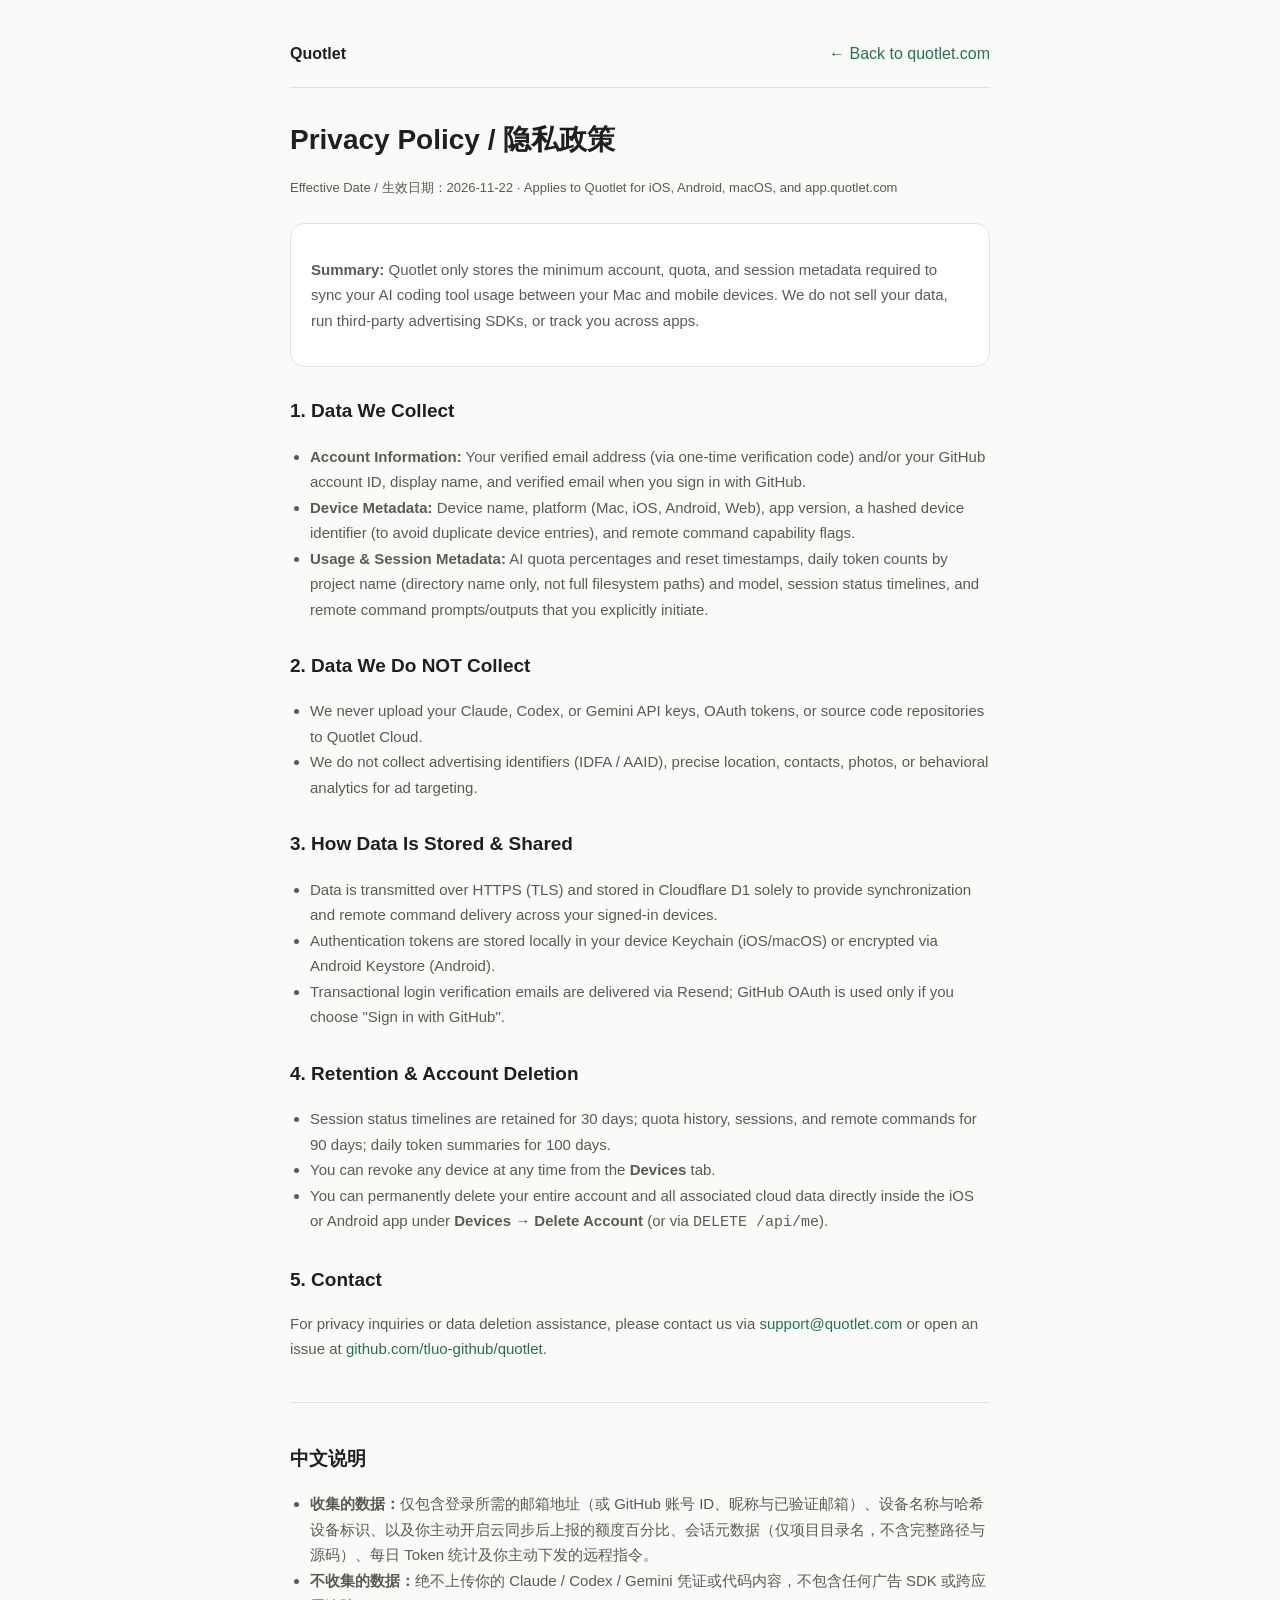
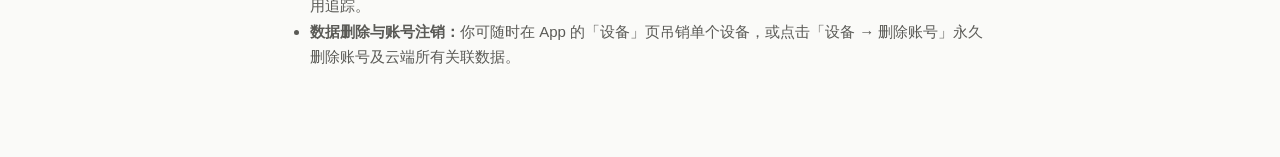
<file: site/privacy.html>
<!doctype html>
<html lang="en">
<head>
<meta charset="utf-8">
<meta name="viewport" content="width=device-width, initial-scale=1">
<title>Privacy Policy — Quotlet</title>
<meta name="description" content="Quotlet Privacy Policy for macOS, iOS, Android, and Web.">
<style>
:root{--bg:#FAFAF8;--fg:#1F1F1E;--fg2:#5A5A56;--line:#E2E2DC;--card:#FFFFFF;--accent:#24734F}
@media (prefers-color-scheme: dark){:root{--bg:#161618;--fg:#F2F2F0;--fg2:#AEAEA8;--line:#2E2E32;--card:#1F1F23;--accent:#3DD68F}}
*{box-sizing:border-box}
body{margin:0;background:var(--bg);color:var(--fg);font-family:-apple-system,BlinkMacSystemFont,"PingFang SC","Segoe UI",sans-serif;line-height:1.7}
main{max-width:740px;margin:0 auto;padding:40px 20px 72px}
header{display:flex;align-items:center;justify-content:space-between;padding-bottom:20px;border-bottom:1px solid var(--line);margin-bottom:28px}
a{color:var(--accent);text-decoration:none}
a:hover{text-decoration:underline}
h1{margin:0 0 8px;font-size:28px}
h2{margin:28px 0 10px;font-size:19px}
p,li{font-size:15px;color:var(--fg2)}
ul{padding-left:20px}
.meta{font-size:13px;color:var(--fg2);margin-bottom:24px}
.card{background:var(--card);border:1px solid var(--line);border-radius:14px;padding:18px 20px;margin:20px 0}
hr{border:none;border-top:1px solid var(--line);margin:40px 0}
</style>
</head>
<body>
<main>
  <header>
    <strong>Quotlet</strong>
    <a href="/">← Back to quotlet.com</a>
  </header>

  <h1>Privacy Policy / 隐私政策</h1>
  <p class="meta">Effective Date / 生效日期：2026-11-22 · Applies to Quotlet for iOS, Android, macOS, and app.quotlet.com</p>

  <div class="card">
    <p><strong>Summary:</strong> Quotlet only stores the minimum account, quota, and session metadata required to sync your AI coding tool usage between your Mac and mobile devices. We do not sell your data, run third-party advertising SDKs, or track you across apps.</p>
  </div>

  <h2>1. Data We Collect</h2>
  <ul>
    <li><strong>Account Information:</strong> Your verified email address (via one-time verification code) and/or your GitHub account ID, display name, and verified email when you sign in with GitHub.</li>
    <li><strong>Device Metadata:</strong> Device name, platform (Mac, iOS, Android, Web), app version, a hashed device identifier (to avoid duplicate device entries), and remote command capability flags.</li>
    <li><strong>Usage &amp; Session Metadata:</strong> AI quota percentages and reset timestamps, daily token counts by project name (directory name only, not full filesystem paths) and model, session status timelines, and remote command prompts/outputs that you explicitly initiate.</li>
  </ul>

  <h2>2. Data We Do NOT Collect</h2>
  <ul>
    <li>We never upload your Claude, Codex, or Gemini API keys, OAuth tokens, or source code repositories to Quotlet Cloud.</li>
    <li>We do not collect advertising identifiers (IDFA / AAID), precise location, contacts, photos, or behavioral analytics for ad targeting.</li>
  </ul>

  <h2>3. How Data Is Stored &amp; Shared</h2>
  <ul>
    <li>Data is transmitted over HTTPS (TLS) and stored in Cloudflare D1 solely to provide synchronization and remote command delivery across your signed-in devices.</li>
    <li>Authentication tokens are stored locally in your device Keychain (iOS/macOS) or encrypted via Android Keystore (Android).</li>
    <li>Transactional login verification emails are delivered via Resend; GitHub OAuth is used only if you choose "Sign in with GitHub".</li>
  </ul>

  <h2>4. Retention &amp; Account Deletion</h2>
  <ul>
    <li>Session status timelines are retained for 30 days; quota history, sessions, and remote commands for 90 days; daily token summaries for 100 days.</li>
    <li>You can revoke any device at any time from the <strong>Devices</strong> tab.</li>
    <li>You can permanently delete your entire account and all associated cloud data directly inside the iOS or Android app under <strong>Devices → Delete Account</strong> (or via <code>DELETE /api/me</code>).</li>
  </ul>

  <h2>5. Contact</h2>
  <p>For privacy inquiries or data deletion assistance, please contact us via <a href="mailto:support@quotlet.com">support@quotlet.com</a> or open an issue at <a href="https://github.com/tluo-github/quotlet">github.com/tluo-github/quotlet</a>.</p>

  <hr>

  <h2>中文说明</h2>
  <ul>
    <li><strong>收集的数据：</strong>仅包含登录所需的邮箱地址（或 GitHub 账号 ID、昵称与已验证邮箱）、设备名称与哈希设备标识、以及你主动开启云同步后上报的额度百分比、会话元数据（仅项目目录名，不含完整路径与源码）、每日 Token 统计及你主动下发的远程指令。</li>
    <li><strong>不收集的数据：</strong>绝不上传你的 Claude / Codex / Gemini 凭证或代码内容，不包含任何广告 SDK 或跨应用追踪。</li>
    <li><strong>数据删除与账号注销：</strong>你可随时在 App 的「设备」页吊销单个设备，或点击「设备 → 删除账号」永久删除账号及云端所有关联数据。</li>
  </ul>
</main>
</body>
</html>
</file>
